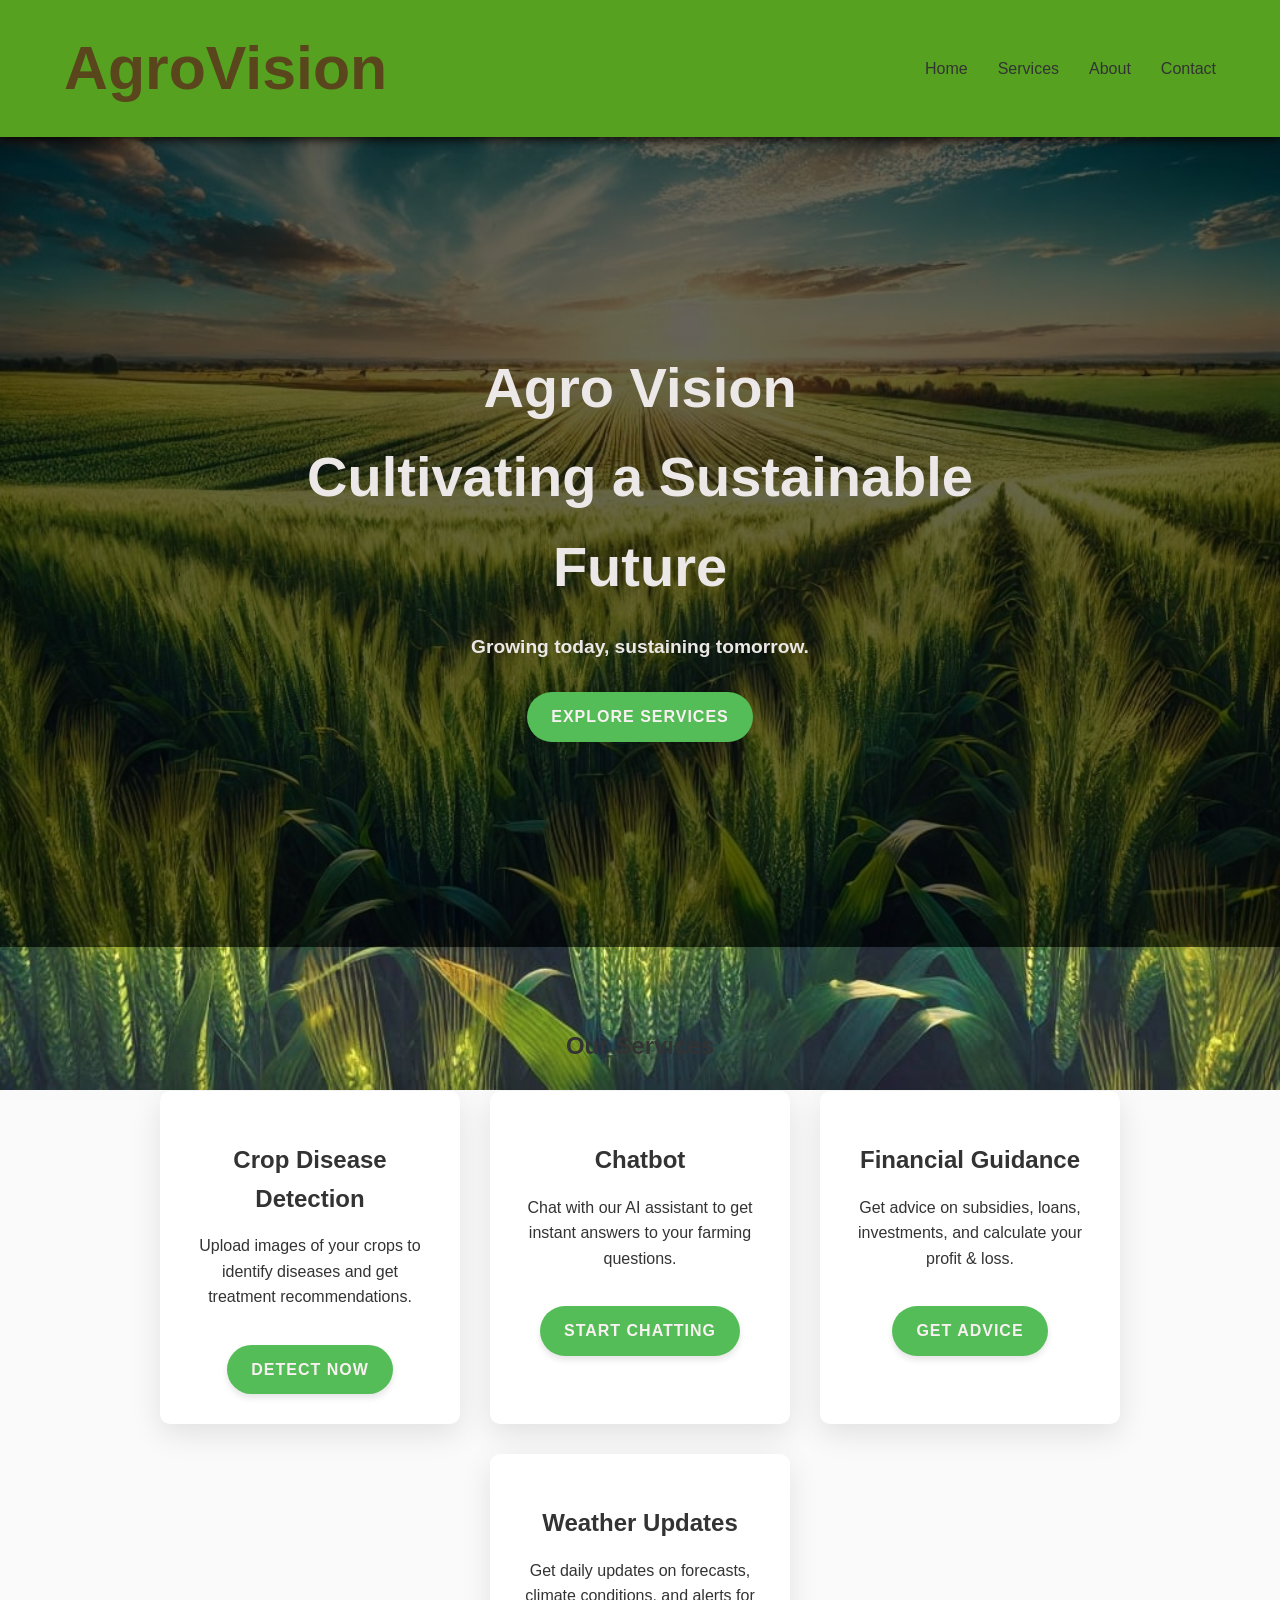
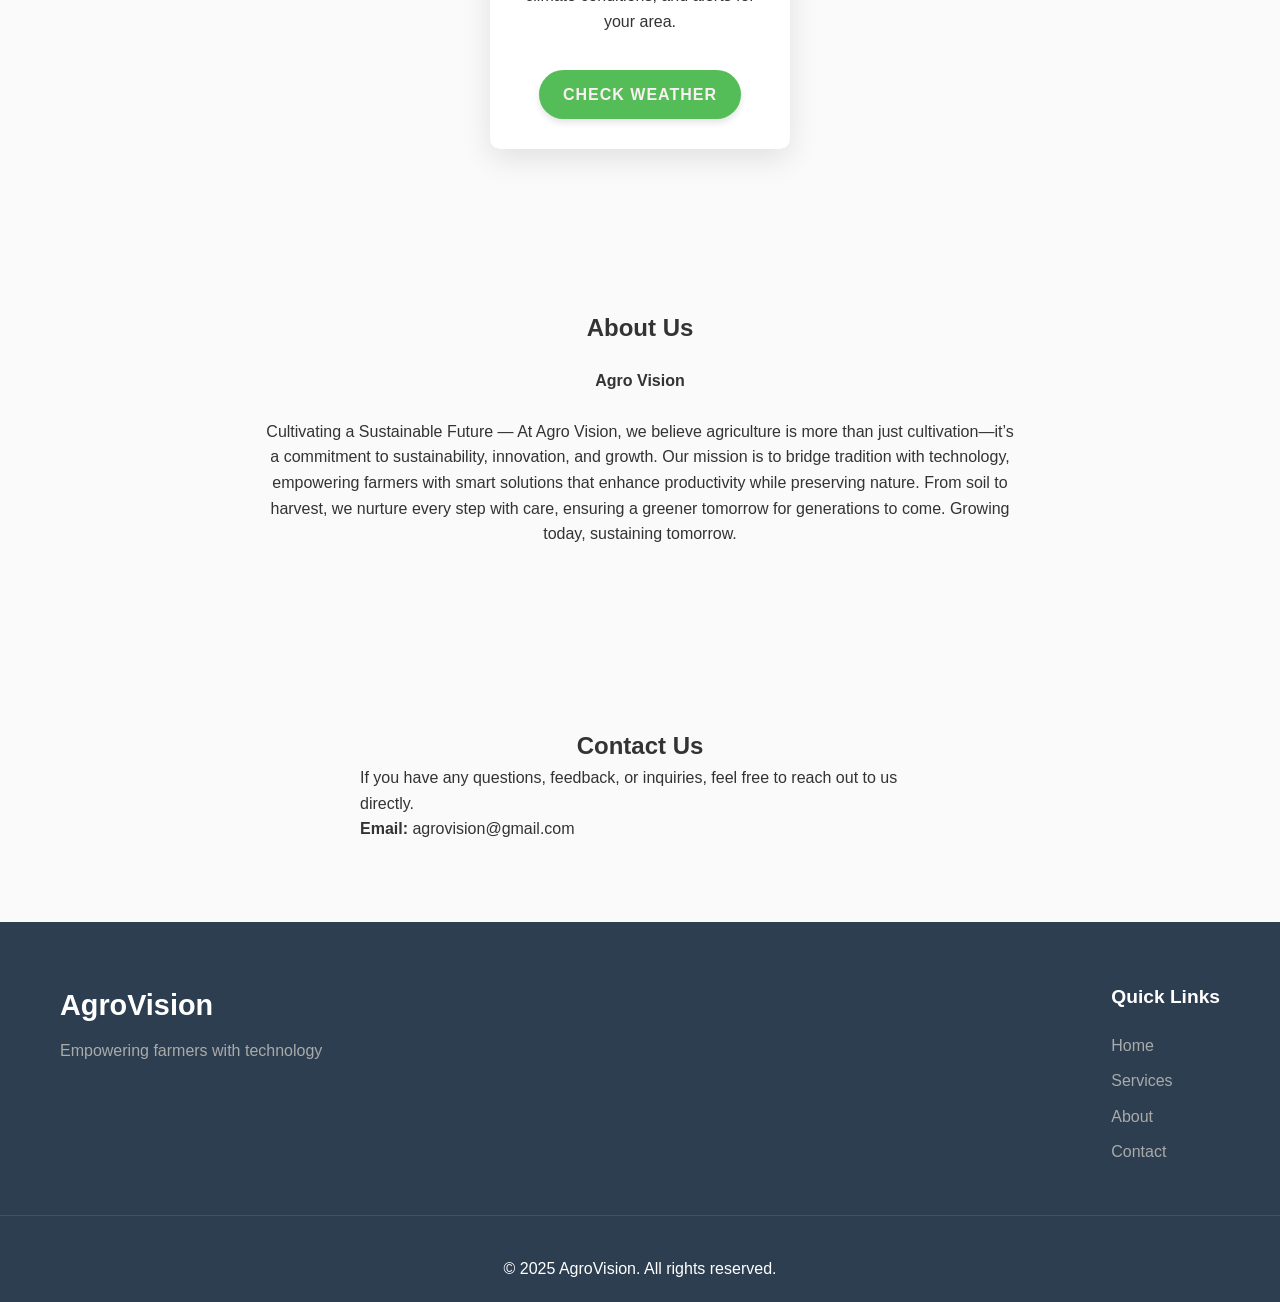
<file: index.html>
<!DOCTYPE html>
<html lang="en">
<head>
    <meta charset="UTF-8">
    <meta name="viewport" content="width=device-width, initial-scale=1.0">
    <title>AgroVision</title>
    <link rel="stylesheet" href="indexstyle.css">
</head>
<body>
    <header>
        <div class="logo">
            <h1>AgroVision</h1>
        </div>
        <nav>
            <ul>
                <li><a href="#home">Home</a></li>
                <li><a href="#services">Services</a></li>
                <li><a href="#about">About</a></li>
                <li><a href="#contact">Contact</a></li>
            </ul>
        </nav>
    </header>

    <section class="main" id="home">
        <div class="main-content">
            <h1>Agro Vision<br>Cultivating a Sustainable Future</h1>
            <p><b>Growing today, sustaining tomorrow.</b></p>
            <a href="#services" class="btn">Explore Services</a>
        </div>
    </section>

    <section class="services" id="services">
        <h2><center>Our Services</center></h2>
        <br>
        <div class="service-cards">
            <div class="card" id="disease-detection-card">
                <div class="card-icon">
                    <i class="cddCard"></i>
                </div>
                <h3>Crop Disease Detection</h3>
                <p>Upload images of your crops to identify diseases and get treatment recommendations.</p>
                <a href="crop_disease.html" class="btn">Detect Now</a>
            </div>

            <div class="card" id="chatbox-card">
                <div class="card-icon">
                    <i class="chatbotcard"></i>
                </div>
                <h3>Chatbot</h3>
                <p>Chat with our AI assistant to get instant answers to your farming questions.</p>
                <a href="chatbot.html" class="btn">Start Chatting</a>
            </div>

            <div class="card" id="financial-guidance-card">
                <div class="card-icon">
                    <i class="fgcard"></i>
                </div>
                <h3>Financial Guidance</h3>
                <p>Get advice on subsidies, loans, investments, and calculate your profit & loss.</p>
                <a href="guidance.html" class="btn">Get Advice</a>
            </div>

            <div class="card" id="weather-card">
                <div class="card-icon">
                    <i class="weathercard"></i>
                </div>
                <h3>Weather Updates</h3>
                <p>Get daily updates on forecasts, climate conditions, and alerts for your area.</p>
                <a href="weather.html" class="btn">Check Weather</a>
            </div>
        </div>
    </section>

    <section class="about" id="about">
        <div class="about-content">
            <h2>About Us</h2>
            <p><center><strong>Agro Vision</strong></center><br>
                Cultivating a Sustainable Future — At Agro Vision, we believe agriculture is more than just cultivation—it’s a commitment to sustainability, innovation, and growth. Our mission is to bridge tradition with technology, empowering farmers with smart solutions that enhance productivity while preserving nature. From soil to harvest, we nurture every step with care, ensuring a greener tomorrow for generations to come. Growing today, sustaining tomorrow.
            </p>
        </div>
    </section>

    <section class="contact" id="contact">
        <h2><center>Contact Us</center></h2>
        <div class="contact-form">
            <p>If you have any questions, feedback, or inquiries, feel free to reach out to us directly.</p>
            <p><strong>Email:</strong> <a href="mailto:agrovision@gmail.com">agrovision@gmail.com</a></p>
        </div>
    </section>

    <footer>
        <div class="footer-content">
            <div class="footer-logo">
                <h2>AgroVision</h2>
                <p>Empowering farmers with technology</p>
            </div>
            <div class="footer-links">
                <h3>Quick Links</h3>
                <ul>
                    <li><a href="#home">Home</a></li>
                    <li><a href="#services">Services</a></li>
                    <li><a href="#about">About</a></li>
                    <li><a href="#contact">Contact</a></li>
                </ul>
            </div>
        </div>
        <div class="footer-bottom">
            <p>&copy; 2025 AgroVision. All rights reserved.</p>
        </div>
    </footer>

    <script src=""></script>
</body>
</html>
</file>
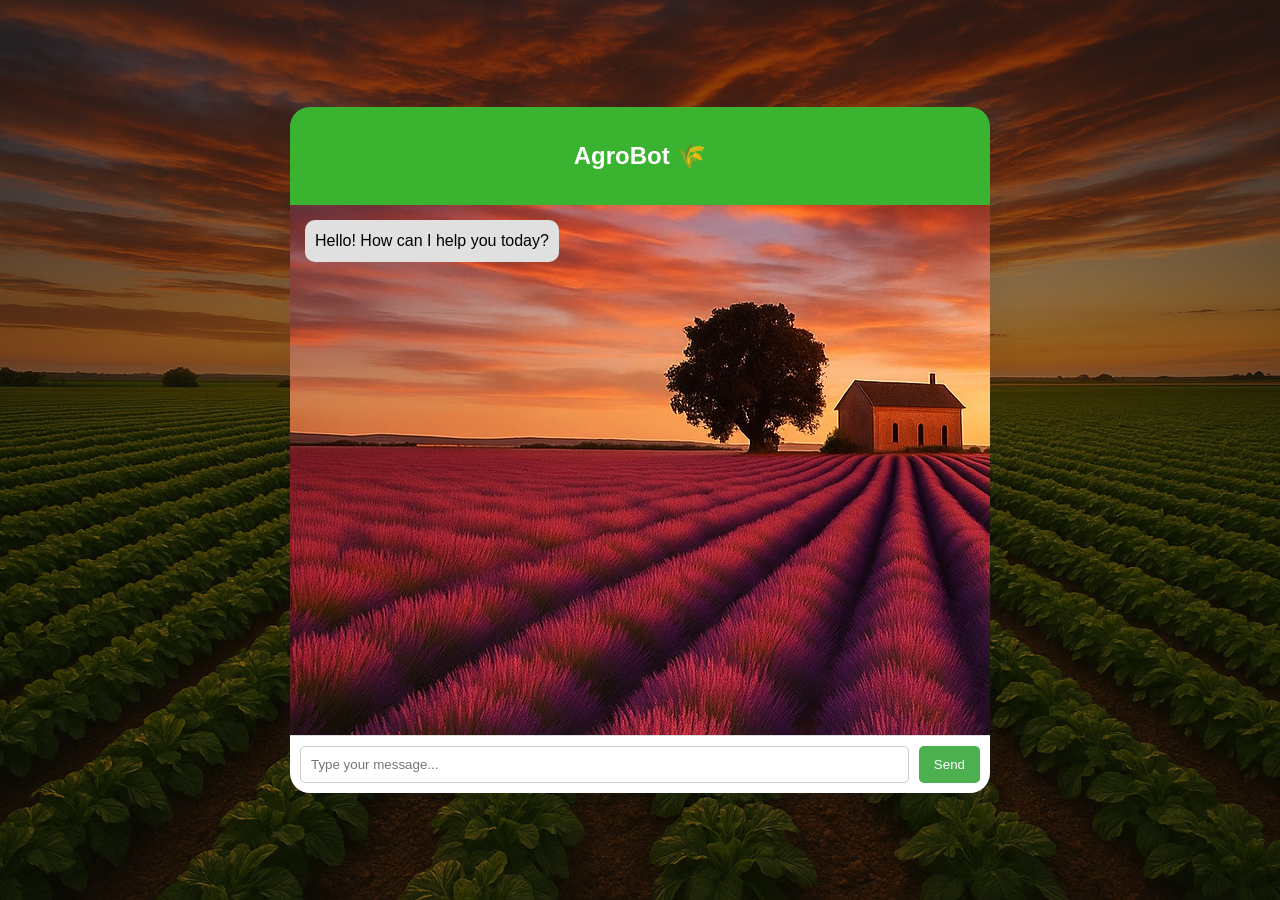
<file: chatbot.html>
<!DOCTYPE html>
<html lang="en">
<head>
  <title>Chatbot</title>
  <link rel="stylesheet" href="style.css" />
</head>
<body>
  <div class="chat-container">
    <div class="chat-header">
      <h2>AgroBot 🌾</h2>
    </div>
    <div class="chat-box" id="chat-box">
      <div class="bot-message">Hello! How can I help you today?</div>
    </div>
    <div class="chat-input">
      <input type="text" id="user-input" placeholder="Type your message..." />
      <button onclick="sendMessage()">Send</button>
    </div>
  </div>

  <script>
    async function getResponse(message) {
        const response = await fetch("https://chatgpt-42.p.rapidapi.com/chat", {
            method: "POST",
            headers: {
                "content-type": "application/json",
                "X-RapidAPI-Key": "e8b8f6f566mshd40c285a27eaec1p1108d0jsn06475eb84d40",
                "X-RapidAPI-Host": "chatgpt-42.p.rapidapi.com"
            },
            body: JSON.stringify({
                model: "gpt-4o-mini",
                messages: [
                    {
                        role: "user",
                        content: `You are an agriculture bot. You can answer crop techniques, pesticides, crop density, and any other agriculture-related questions. Strictly respond very precisely within 40-70 words only. Here is the user question: '${message}'`
                    }
                ]
            })
        });

        const data = await response.json();
        return data.choices[0].message.content;
    }

    async function sendMessage() {
        const input = document.getElementById("user-input");
        const message = input.value.trim();
        if (message === "") return;

        const chatBox = document.getElementById("chat-box");

        // Add user message
        const userMsg = document.createElement("div");
        userMsg.className = "user-message";
        userMsg.innerText = message;
        chatBox.appendChild(userMsg);

        // Add bot reply placeholder
        const botReply = document.createElement("div");
        botReply.className = "bot-message";
        botReply.innerText = "Thinking...";
        chatBox.appendChild(botReply);

        // Get bot response
        const userResponse = await getResponse(message);
        botReply.innerText = userResponse;

        input.value = "";
        chatBox.scrollTop = chatBox.scrollHeight;
    }
</script>

</body>
</html>
</file>
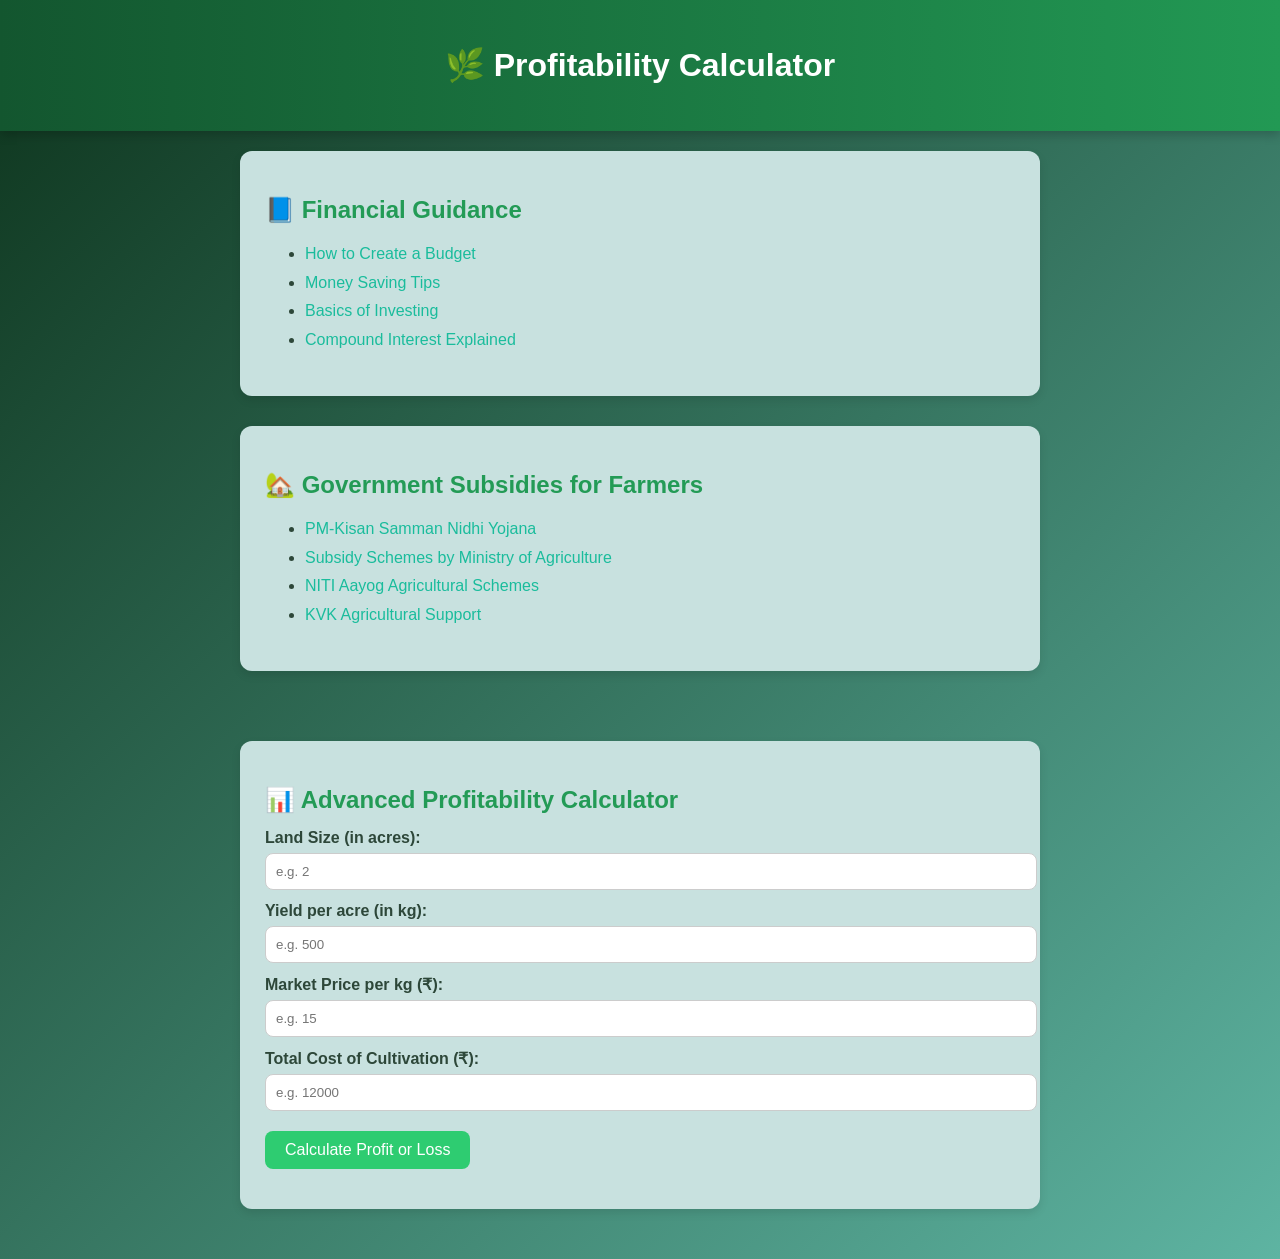
<file: guidance.html>
<!DOCTYPE html>
<html lang="en">
<head>
  <meta charset="UTF-8" />
  <meta name="viewport" content="width=device-width, initial-scale=1.0"/>
  <title>Profitability Calculator</title>
  <style>
    body {
      margin: 0;
      font-family: 'Segoe UI', sans-serif;
      background: linear-gradient(to bottom right, #0d341c, #5eb4a2);
      color: #2d4739;
    }

    header {
      background: linear-gradient(to right, #13562f, #229954);
      color: white;
      padding: 25px;
      text-align: center;
      box-shadow: 0 4px 10px rgba(0,0,0,0.2);
    }

    section {
      padding: 20px;
      max-width: 800px;
      margin: auto;
    }

    .card {
      background: rgb(200, 225, 223);
      border-radius: 12px;
      box-shadow: 0 4px 10px rgba(0,0,0,0.1);
      padding: 25px;
      margin-bottom: 30px;
    }

    h2 {
      margin-bottom: 15px;
      color: #239b56;
    }

    a {
      color: #1abc9c;
      text-decoration: none;
    }

    a:hover {
      text-decoration: underline;
    }

    label {
      display: block;
      margin-top: 12px;
      font-weight: 600;
    }

    input[type="number"] {
      width: 100%;
      padding: 10px;
      margin-top: 6px;
      border: 1px solid #ccc;
      border-radius: 8px;
    }

    button {
      margin-top: 20px;
      background-color: #2ecc71;
      color: white;
      padding: 10px 20px;
      border: none;
      border-radius: 8px;
      font-size: 16px;
      cursor: pointer;
    }

    button:hover {
      background-color: #27ae60;
    }

    #result {
      margin-top: 15px;
      font-size: 18px;
      font-weight: bold;
    }

    ul {
      line-height: 1.8;
    }
  </style>
</head>
<body>

  <header>
    <h1>🌿 Profitability Calculator</h1>
  </header>

  <!-- Section 1: Guidance -->
  <section>
    <div class="card">
      <h2>📘 Financial Guidance</h2>
      <ul>
        <li><a href="https://www.investopedia.com/budgeting-4689740" target="_blank">How to Create a Budget</a></li>
        <li><a href="https://www.nerdwallet.com/article/finance/how-to-save-money" target="_blank">Money Saving Tips</a></li>
        <li><a href="https://www.investopedia.com/terms/i/investing.asp" target="_blank">Basics of Investing</a></li>
        <li><a href="https://www.investopedia.com/articles/pf/06/compoundinterest.asp" target="_blank">Compound Interest Explained</a></li>
      </ul>
    </div>

    <div class="card">
      <h2>🏡 Government Subsidies for Farmers</h2>
      <ul>
        <li><a href="https://pmkisan.gov.in/" target="_blank">PM-Kisan Samman Nidhi Yojana</a></li>
        <li><a href="https://agricoop.gov.in/en/Major#gsc.tab=0" target="_blank">Subsidy Schemes by Ministry of Agriculture</a></li>
        <li><a href="https://niti.gov.in/agriculture-sector-schemes" target="_blank">NITI Aayog Agricultural Schemes</a></li>
        <li><a href="https://www.kvkcard.org/" target="_blank">KVK Agricultural Support</a></li>
      </ul>
    </div>
  </section>

  <!-- Section 2: Profit & Loss Calculator -->
  <section>
    <div class="card">
      <h2>📊 Advanced Profitability Calculator</h2>

      <label for="land">Land Size (in acres):</label>
      <input type="number" id="land" placeholder="e.g. 2">

      <label for="yield">Yield per acre (in kg):</label>
      <input type="number" id="yield" placeholder="e.g. 500">

      <label for="price">Market Price per kg (₹):</label>
      <input type="number" id="price" placeholder="e.g. 15">

      <label for="cost">Total Cost of Cultivation (₹):</label>
      <input type="number" id="cost" placeholder="e.g. 12000">

      <button onclick="calculate()">Calculate Profit or Loss</button>
      <div id="result"></div>
    </div>
  </section>

  <script>
    function calculate() {
      const land = parseFloat(document.getElementById('land').value);
      const yieldPerAcre = parseFloat(document.getElementById('yield').value);
      const pricePerKg = parseFloat(document.getElementById('price').value);
      const totalCost = parseFloat(document.getElementById('cost').value);
      const result = document.getElementById('result');

      if (isNaN(land) || isNaN(yieldPerAcre) || isNaN(pricePerKg) || isNaN(totalCost)) {
        result.innerHTML = "⚠️ Please fill in all fields with valid numbers.";
        result.style.color = "red";
        return;
      }

      const totalProduction = land * yieldPerAcre;
      const totalRevenue = totalProduction * pricePerKg;
      const net = totalRevenue - totalCost;

      let message = `
        🌾 Total Production: ${totalProduction.toFixed(2)} kg<br>
        💰 Total Revenue: ₹${totalRevenue.toFixed(2)}<br>
        🧾 Total Cost: ₹${totalCost.toFixed(2)}<br>
      `;

      if (net > 0) {
        message += `<span style="color:green;">✅ Profit: ₹${net.toFixed(2)}</span>`;
      } else if (net < 0) {
        message += `<span style="color:red;">❌ Loss: ₹${Math.abs(net).toFixed(2)}</span>`;
      } else {
        message += `<span style="color:gray;">😐 No Profit No Loss.</span>`;
      }

      result.innerHTML = message;
    }
  </script>

</body>
</html>
</file>
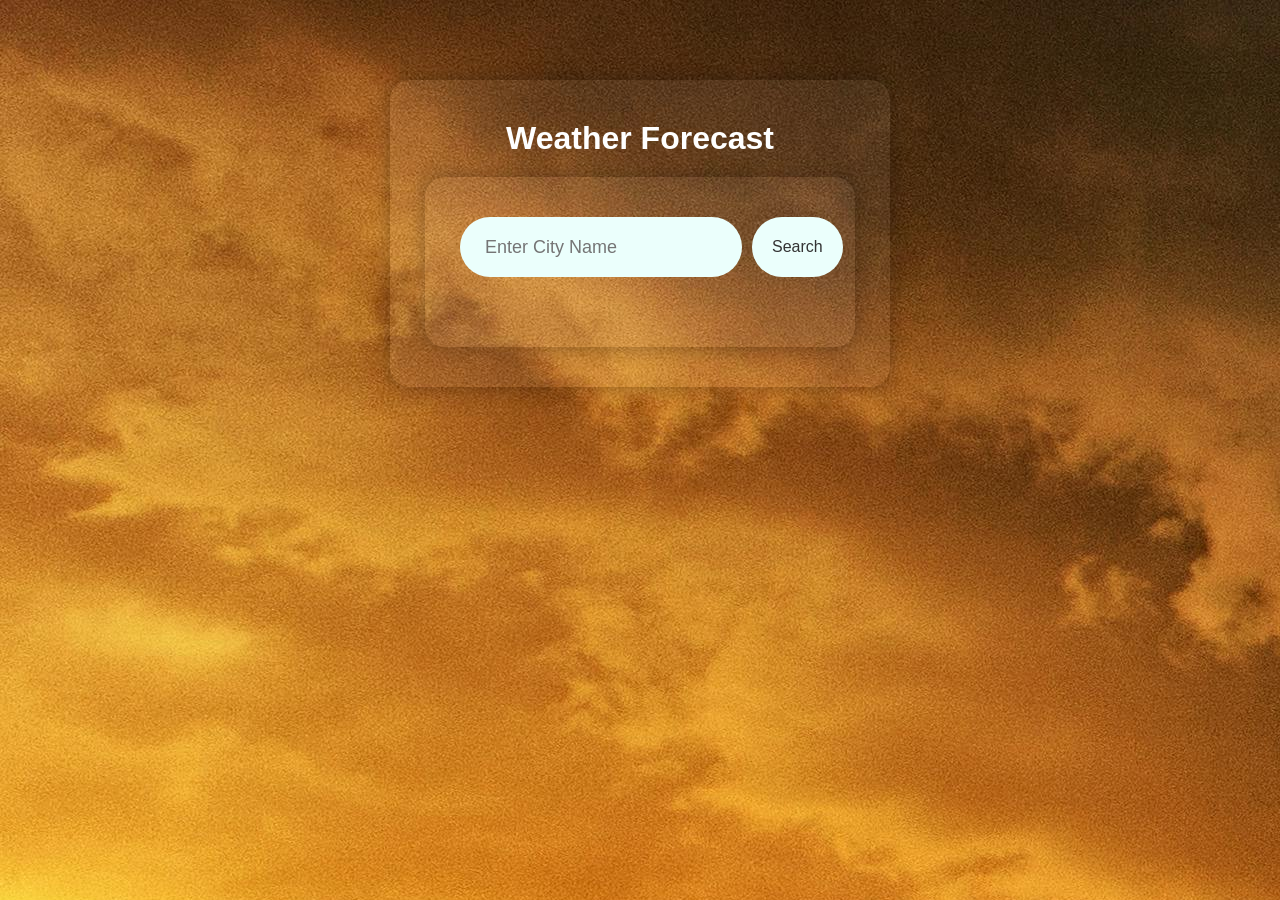
<file: weather.html>
<!DOCTYPE html>
<html lang="en">
<head>
  <meta charset="UTF-8" />
  <meta name="viewport" content="width=device-width, initial-scale=1.0"/>
  <title>Weather Forecast</title>
  <style>
    * {
      margin: 0;
      padding: 0;
      box-sizing: border-box;
      font-family: 'Poppins', sans-serif;
    }

    body {
      background-image: url(piccc.jpg);
      

    
      height: 100vh;
      width: 100vw;
      
      display: flex;
      justify-content: center;
      align-items: flex-start;
      padding-top: 80px;
      color: white;
    }

    .container {
      width: 100%;
      max-width: 500px;
      background: rgba(255, 255, 255, 0.05);
      padding: 40px 35px;
      border-radius: 20px;
      box-shadow: 0 0 20px rgba(0, 0, 0, 0.3);
      text-align: center;
    }

    .search {
      display: flex;
      gap: 10px;
      margin-bottom: 30px;
    }

    .search input {
      flex: 1;
      padding: 10px 25px;
      height: 60px;
      border-radius: 30px;
      border: none;
      outline: none;
      background: #ebfffc;
      color: #333;
      font-size: 18px;
    }

    .search button {
      padding: 10px 20px;
      height: 60px;
      border-radius: 30px;
      border: none;
      outline: none;
      background: #ebfffc;
      color: #333;
      font-size: 16px;
      font-weight: 500;
      cursor: pointer;
      transition: background 0.3s;
    }

    .search button:hover {
      background: #d4f1ee;
    }

    .weather {
      display: none;
      margin-top: 20px;
    }

    .weather-icon {
      width: 170px;
      margin-top: 10px;
    }

    .weather h1 {
      font-size: 60px;
      font-weight: 500;
      margin: 10px 0;
    }

    .weather h2 {
      font-size: 35px;
      font-weight: 400;
      margin-top: -10px;
    }

    .details {
      display: flex;
      justify-content: space-between;
      margin-top: 30px;
      padding: 0 10px;
    }

    .col {
      display: flex;
      align-items: center;
      text-align: left;
    }

    .col img {
      width: 40px;
      margin-right: 10px;
    }

    .humidity, .wind {
      font-size: 20px;
      margin-top: -6px;
    }
  </style>
</head>
<body><div class="container">
  <h1 style="text-align: center; margin-bottom: 20px;">Weather Forecast</h1>

 

 
  <div class="container">
    <div class="search">
      <input type="text" id="cityInput" placeholder="Enter City Name" spellcheck="false">
      <button onclick="checkWeather()">Search</button>
    </div>
    <div class="weather">
      <img src="images/clouds.png" class="weather-icon" alt="weather icon">
      <h1 class="temp">22°C</h1>
      <h2 class="city">City</h2>
      <div class="details">
        <div class="col">
          <img src="images/humidity.png" alt="humidity icon">
          <div>
            <p class="humidity">--%</p>
            <p>Humidity</p>
          </div>
        </div>
        <div class="col">
          <img src="images/wind.png" alt="wind icon">
          <div>
            <p class="wind">-- km/h</p>
            <p>Wind Speed</p>
          </div>
        </div>
      </div>
    </div>
  </div>
  </div>

  <script>
    const apiKey = "2a1618bff971de8745734b60b1a00693";
    const weatherIcon = document.querySelector(".weather-icon");

    async function checkWeather() {
      const city = document.getElementById("cityInput").value.trim();
      if (!city) return;

      const apiUrl = `https://api.openweathermap.org/data/2.5/weather?q=${city}&units=metric&appid=${apiKey}`;

      try {
        const response = await fetch(apiUrl);
        const data = await response.json();

        if (data.cod === "404") {
          alert("City not found");
          document.querySelector(".weather").style.display = "none";
          return;
        }

        document.querySelector(".city").textContent = data.name;
        document.querySelector(".temp").textContent = Math.round(data.main.temp) + "°C";
        document.querySelector(".humidity").textContent = data.main.humidity + "%";
        document.querySelector(".wind").textContent = data.wind.speed + " km/h";

        const condition = data.weather[0].main;
        switch (condition) {
          case "Clouds": weatherIcon.src = "images/clouds.png"; break;
          case "Clear": weatherIcon.src = "images/clear.png"; break;
          case "Rain": weatherIcon.src = "images/rain.png"; break;
          case "Drizzle": weatherIcon.src = "images/drizzle.png"; break;
          case "Mist": weatherIcon.src = "images/mist.png"; break;
          default: weatherIcon.src = "images/clouds.png";
        }

        document.querySelector(".weather").style.display = "block";

      } catch (error) {
        alert("Failed to fetch weather data.");
        console.error(error);
      }
    }
  </script>
</body>
</html>
</file>
<file: indexstyle.css>
.logo h1 {
    color: #5a461d;
    font-size: 3.8rem;
    font-weight: 700;
}
header {
   
    
    display: flex;
    justify-content: space-between;
    align-items: center;
    padding: 20px 5%;
    background-color: rgb(86, 162, 32);
    box-shadow: 0 2px 10px rgba(12, 0, 0);
    position: sticky;
    top: 0;
    z-index: 1000;
}
body {
    background-image: url('pic2.jpg');
    background-repeat: no-repeat;
    background-size: cover;
    background-position: center center;
    background-attachment: fixed;  
    font-family: 'Poppins', sans-serif;
    line-height: 1.6;
    color: var(--text-color);
    background-color: var(--light-color);
    overflow-x: hidden;
}


:root {
    --primary-color: #55bd58;
    --secondary-color: #388E3C;
    --accent-color: #8BC34A;
    --text-color: #333;
    --light-color: #f9f9f9;
    --dark-color: #2c3e50;
    --transition: all 0.3s ease;
}
* {
    margin: 0;
    padding: 0;
    box-sizing: border-box;
}
a {
    text-decoration: none;
    color: inherit;
}
ul {
    list-style: none;
}

.btn {
    display: inline-block;
    background-color:var(--primary-color);
    color: rgb(249, 241, 241);
    padding: 12px 24px;
    border-radius: 30px;
    text-transform: uppercase;
    font-weight: 600;
    letter-spacing: 1px;
    transition: var(--transition);
    cursor: pointer;
    border: none;
    outline: none;
    box-shadow: 0 4px 6px rgba(0, 0, 0, 0.1);
}

.btn:hover {
    background-color: rgb(29, 61, 4);
    transform: translateY(-3px);
    box-shadow: 0 6px 8px rgba(237, 99, 99, 0.15);
}
section {
    padding: 80px 0;
}
nav ul {
    display: flex;
}
nav ul li {
    margin-left: 30px;
}
nav ul li a {
    font-weight: 500;
    transition: var(--transition);
    position: relative;
}
nav ul li a::after {
    content: '';
    position: absolute;
    bottom: -5px;
    left: 0;
    width: 0;
    height: 2px;
    background-color: var(--primary-color);
    transition: var(--transition);
}

nav ul li a:hover {
    color: var(--primary-color);
}

nav ul li a:hover::after {
    width: 100%;
}
.main {
    height: 90vh;
    background-image: linear-gradient(rgba(0, 0, 0, 0.6), rgba(0, 0, 0, 0.6));
    background-size: cover;
    background-position: center;
    display: flex;
    align-items: center;
    justify-content: center;
    text-align: center;
    color: rgb(236, 232, 232);
}

.main-content {
    max-width: 800px;
    padding: 0 20px;
}

.main-content h1 {
    font-size: 3.5rem;
    margin-bottom: 20px;
    animation: fadeInDown 1s ease;
}

.main-content p {
    font-size: 1.2rem;
    margin-bottom: 30px;
    animation: fadeInUp 1s ease;
}

.main-content .btn {
    animation: fadeIn 1.5s ease;
}
.services {
    background-color: white;
    background-image: url('pic3.jpg');
    
    background-attachment: fixed; 
    background-size: cover;
    background-position: center;
    position: relative;
}

.services::before {
    content: '';
    position: absolute;
    top: 0;
    left: 0;
    width: 100%;
    height: 100%;
    background-color: rgba(255, 255, 255, 0.1);
}

.services h2 {
    position: relative;
    z-index: 1;
}

.service-cards {
    display: flex;
    justify-content: center;
    flex-wrap: wrap;
    gap: 30px;
    padding: 0 5%;
    position: relative;
    z-index: 1;
}

.card {
    background-color: white;
    border-radius: 10px;
    box-shadow: 0 10px 30px rgba(0, 0, 0, 0.1);
    padding: 30px;
    width: 300px;
    text-align: center;
    transition: var(--transition);
    position: relative;
    overflow: hidden;
    z-index: 1;
}

.card::before {
    content: '';
    position: absolute;
    top: 0;
    left: 0;
    width: 100%;
    height: 100%;
    background-color: var(--primary-color);
    z-index: -1;
    transform: scaleY(0);
    transform-origin: bottom;
    transition: transform 0.5s ease;
}

.card:hover::before {
    transform: scaleY(1);
}

.card:hover {
    transform: translateY(-15px);
}

.card:hover h3,
.card:hover p,
.card:hover .card-icon i {
    color: rgb(229, 232, 232);
}

.card:hover .btn {
    background-color: rgb(218, 234, 233);
    color: var(--primary-color);
}

.card-icon {
    margin-bottom: 20px;
}

.card-icon i {
    font-size: 3rem;
    color: var(--primary-color);
    transition: var(--transition);
}

.card h3 {
    margin-bottom: 15px;
    font-size: 1.5rem;
    transition: var(--transition);
}

.card p {
    margin-bottom: 25px;
    transition: var(--transition);
}

.card .btn {
    margin-top: 10px;
}
.about {
    background-color: var(--light-color);
    background-image: url('pic1.jpg');
    
    background-attachment: fixed; 
    background-size: cover;
    background-position: center;
    position: relative;
}

.about::before {
    content: '';
    position: absolute;
    top: 0;
    left: 0;
    width: 100%;
    height: 100%;
    background-color: rgba(249, 249, 249, 0.1);
}

.about-content {
    max-width: 800px;
    margin: 0 auto;
    padding: 0 20px;
    text-align: center;
    position: relative;
    z-index: 1;
}

.about-content p {
    margin-bottom: 20px;
    font-size: 1.1rem;
}
.contact {
    background-color: white;
    background-image: url('pic2.jpg');
    
    background-attachment: fixed; 
    background-size: cover;
    background-position: center;
    position: relative;
}

.contact::before {
    content: '';
    position: absolute;
    top: 0;
    left: 0;
    width: 100%;
    height: 100%;
    background-color: rgba(255, 255, 255, 0.1);
}

.contact h2 {
    position: relative;
    z-index: 1;
}

.contact-form {
    max-width: 600px;
    margin: 0 auto;
    padding: 0 20px;
    position: relative;
    z-index: 1;
}

.form-group {
    margin-bottom: 20px;
}

.form-group label {
    display: block;
    margin-bottom: 8px;
    font-weight: 500;
}

.form-group input,
.form-group textarea {
    width: 100%;
    padding: 12px;
    border: 1px solid #ddd;
    border-radius: 5px;
    font-family: inherit;
    font-size: 1rem;
    transition: var(--transition);
}

.form-group input:focus,
.form-group textarea:focus {
    border-color: var(--primary-color);
    outline: none;
    box-shadow: 0 0 0 3px rgba(76, 175, 80, 0.2);
}

.contact-form .btn {
    width: 100%;
}

/* Footer */
footer {
    background-color: var(--dark-color);
    color: white;
    padding: 60px 0 20px;
}

.footer-content {
    display: flex;
    justify-content: space-between;
    flex-wrap: wrap;
    max-width: 1200px;
    margin: 0 auto;
    padding: 0 20px;
}

.footer-logo h2 {
    font-size: 1.8rem;
    margin-bottom: 10px;
    text-align: left;
}

.footer-logo h2::after {
    display: none;
}

.footer-logo p {
    color: #aaa;
}

.footer-links h3,
.footer-social h3 {
    margin-bottom: 20px;
    font-size: 1.2rem;
}

.footer-links ul li {
    margin-bottom: 10px;
}

.footer-links ul li a {
    color: #aaa;
    transition: var(--transition);
}

.footer-links ul li a:hover {
    color: var(--primary-color);
}

.social-icons {
    display: flex;
    gap: 15px;
}

.social-icons a {
    display: flex;
    align-items: center;
    justify-content: center;
    width: 40px;
    height: 40px;
    background-color: rgba(255, 255, 255, 0.1);
    border-radius: 50%;
    transition: var(--transition);
}

.social-icons a:hover {
    background-color: var(--primary-color);
    transform: translateY(-5px);
}

.footer-bottom {
    text-align: center;
    padding-top: 40px;
    margin-top: 40px;
    border-top: 1px solid rgba(255, 255, 255, 0.1);
}

/* Animations */
@keyframes fadeIn {
    from {
        opacity: 0;
    }
    to {
        opacity: 1;
    }
}

@keyframes fadeInDown {
    from {
        opacity: 0;
        transform: translateY(-30px);
    }
    to {
        opacity: 1;
        transform: translateY(0);
    }
}

@keyframes fadeInUp {
    from {
        opacity: 0;
        transform: translateY(30px);
    }
    to {
        opacity: 1;
        transform: translateY(0);
    }
}

/* Responsive Design */
@media screen and (max-width: 768px) {
    header {
        flex-direction: column;
        padding: 15px;
    }

    nav ul {
        margin-top: 15px;
    }

    nav ul li {
        margin-left: 15px;
        margin-right: 15px;
    }

    .hero-content h1 {
        font-size: 2.5rem;
    }

    .footer-content > div {
        width: 100%;
        margin-bottom: 30px;
    }
}
</file>
<file: style.css>
body {
  font-family: Arial, sans-serif;
  background-color: #4ccd0b;
  background-image: url('imggg.png');
  background-size: cover;
  background-position: center;
  margin: 0;
  padding: 0;
  display: flex;
  justify-content: center;
  align-items: center;
  height: 100vh;
  position: relative;
  z-index: 1;
}

body::before {
  content: '';
  position: absolute;
  inset: 0;
  background-color: rgba(2, 2, 2, 0.4); 
  z-index: -1;
}

  
  .chat-container {
    width: 700px;
    background-color: rgb(113, 170, 146);
    border-radius: 20px;
    box-shadow: 0 0 30px rgba(8, 62, 81, 0.1);
    overflow: hidden;
    display: flex;
    flex-direction: column;
    background-image: url('img.png');
  }
  
  .chat-header {
    background-color: #3ab331; 
    color: white;
    padding: 15px;
    text-align: center;
  }
  
  .chat-box {
    padding: 15px;
    height: 500px;
    overflow-y: auto;
    display: flex;
    flex-direction: column;
    gap: 10px;
    
  }
  
  .bot-message,
  .user-message {
    max-width: 75%;
    padding: 10px;
    border-radius: 10px;
    line-height: 1.4;
  }
  
  .bot-message {
    background-color: #e0e0e0;
    align-self: flex-start;
  }
  
  .user-message {
    background-color: #dcf8c6;
    align-self: flex-end;
  }
  
  .chat-input {
    display: flex;
    border-top: 1px solid #ddd;
    padding: 10px;
    background-color: #fff;
  }
  
  .chat-input input {
    flex: 1;
    padding: 10px;
    border: 1px solid #ccc;
    border-radius: 5px;
    outline: none;
  }
  
  .chat-input button {
    margin-left: 10px;
    padding: 10px 15px;
    background-color: #4caf50;
    color: white;
    border: none;
    border-radius: 5px;
    cursor: pointer;
  }
</file>
